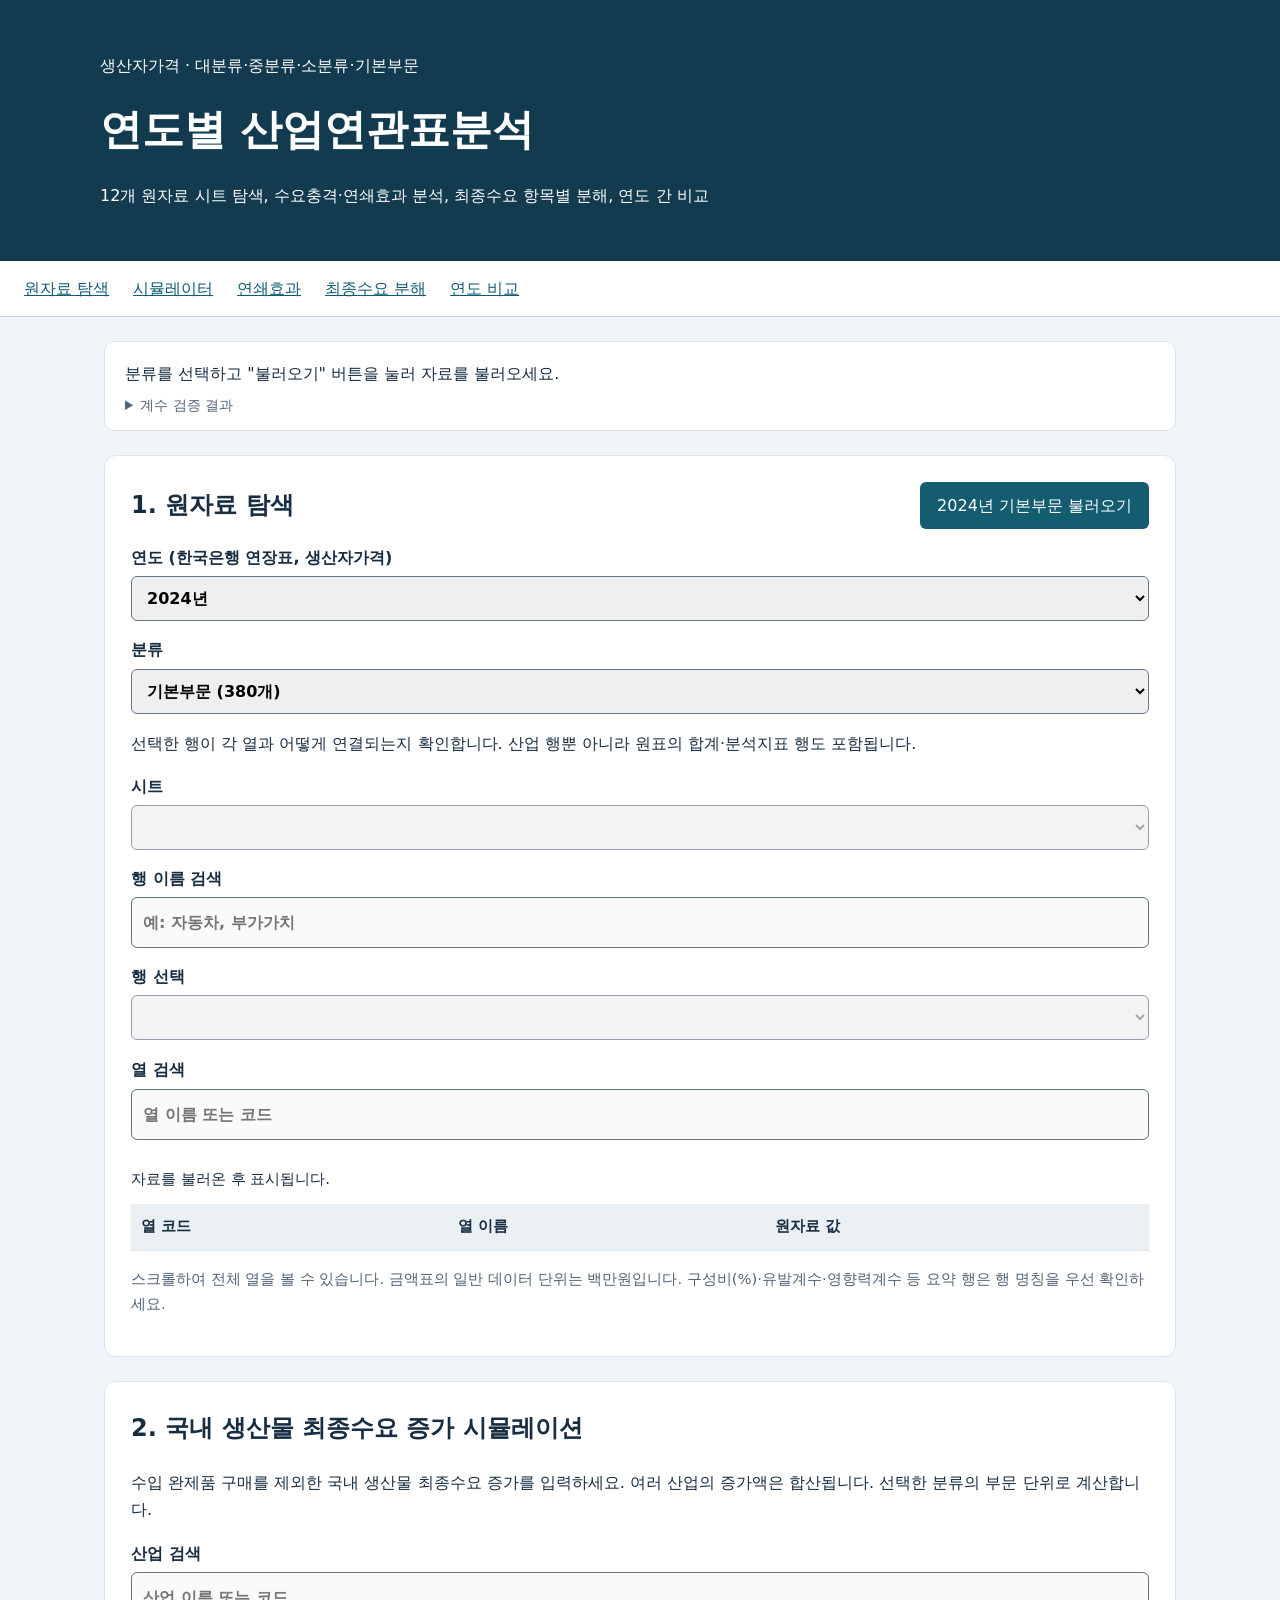
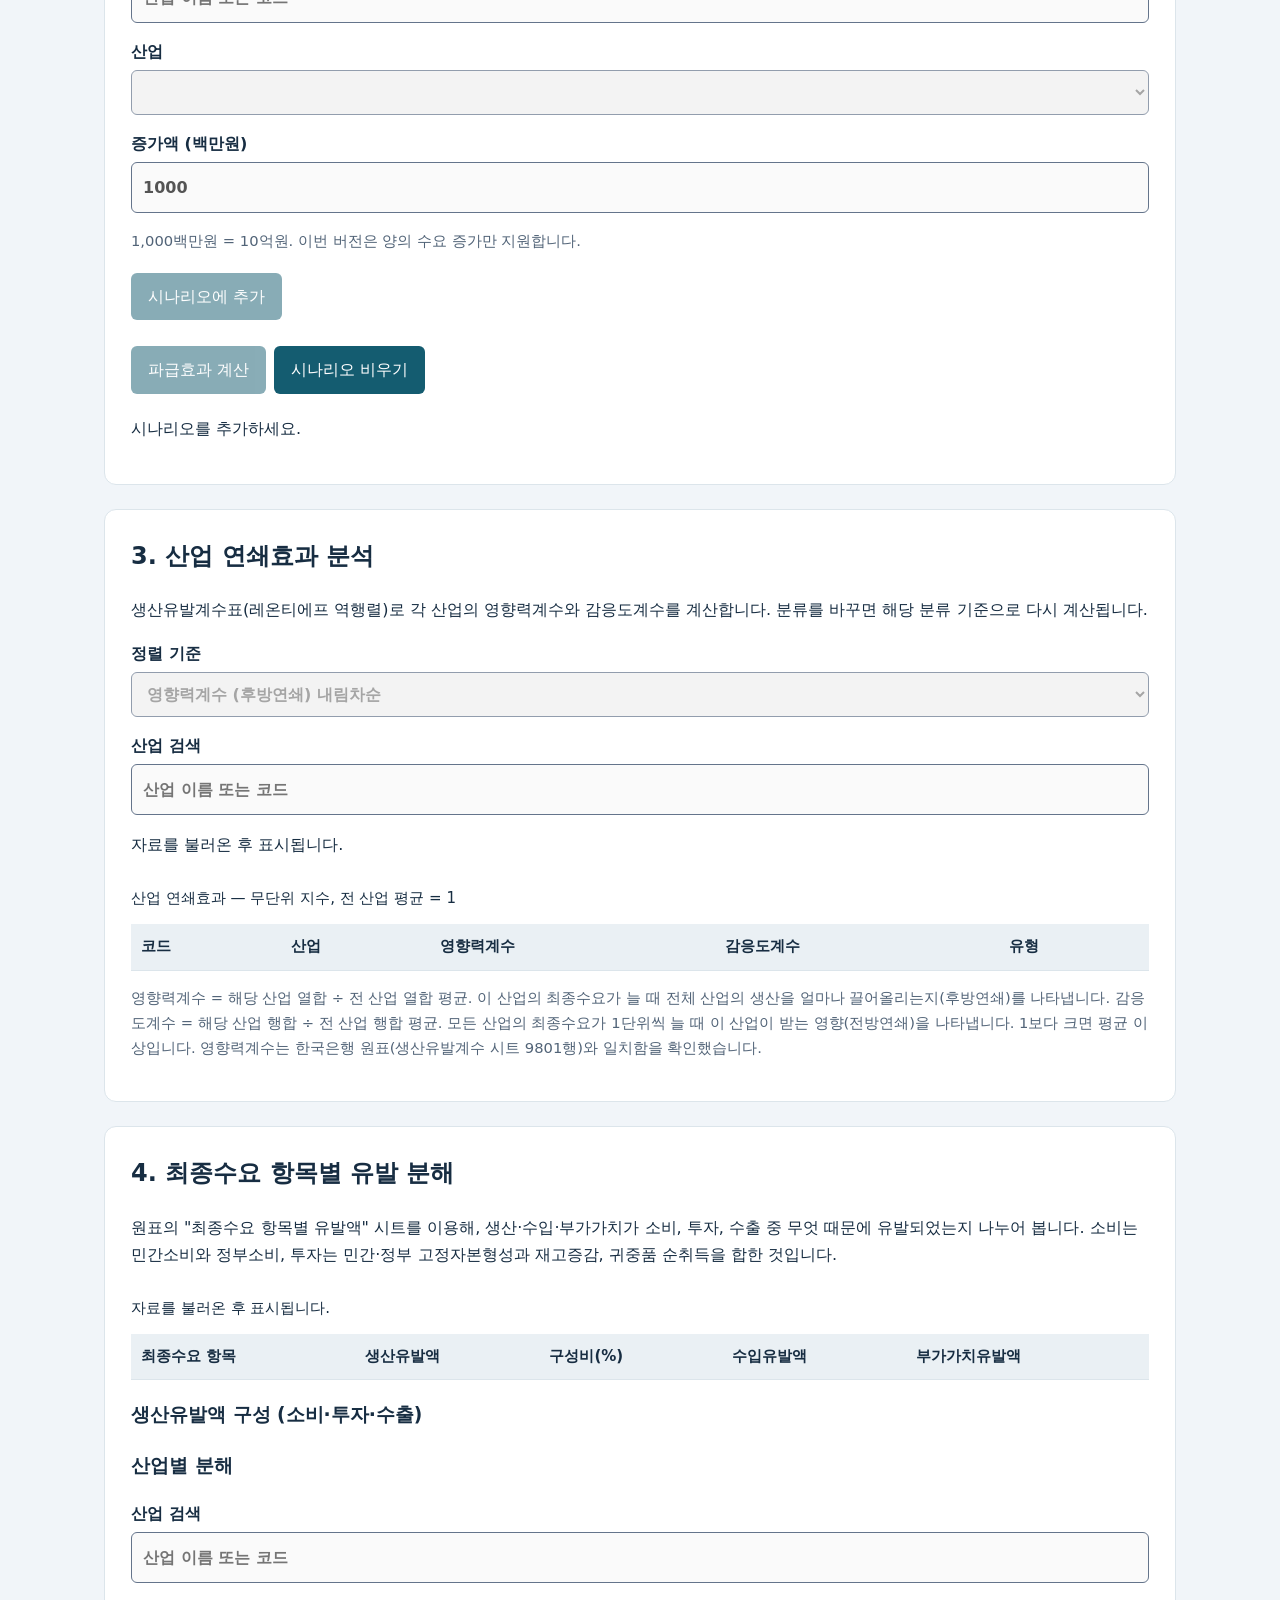
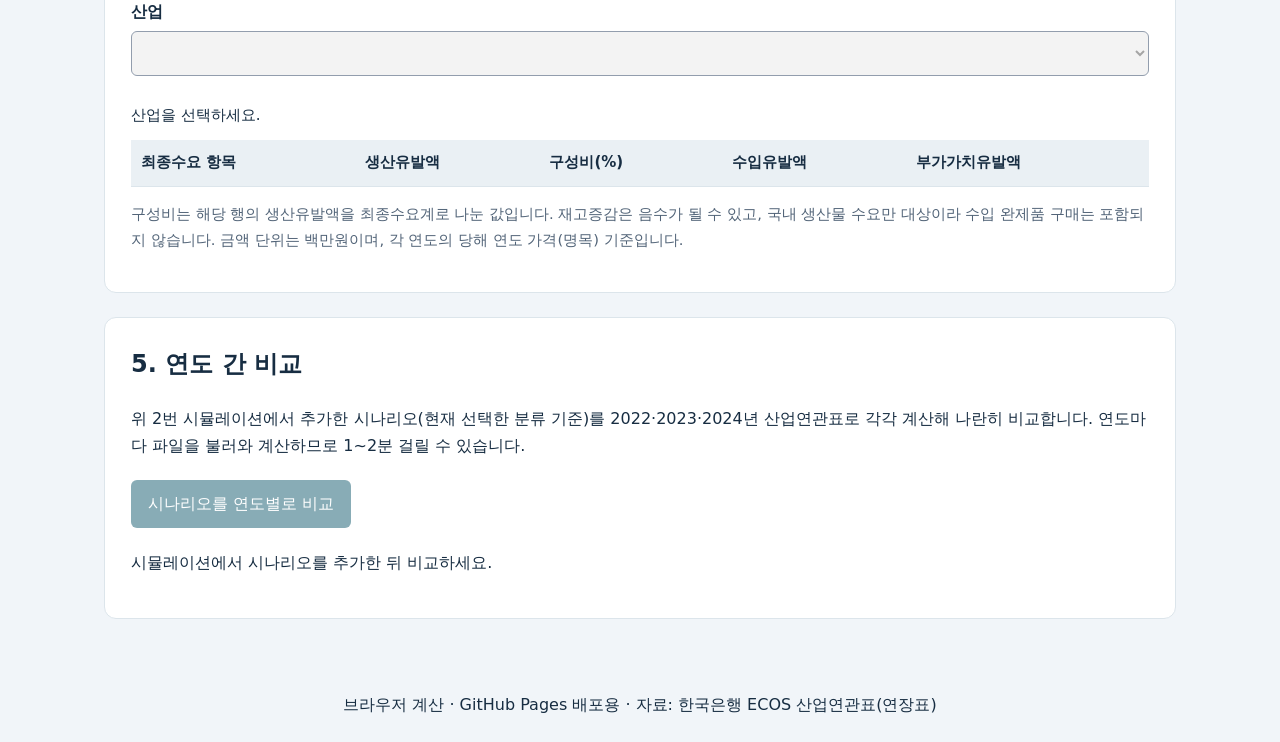
<file: index.html>
<!DOCTYPE html>

<html lang="ko"><head><meta charset="utf-8"/><meta content="width=device-width,initial-scale=1" name="viewport"/><title>연도별 산업연관표분석</title><link href="./style.css" rel="stylesheet"/><script defer="" src="./app.js"></script></head>
<body><header><p id="hdr-sub">생산자가격 · 대분류·중분류·소분류·기본부문</p><h1>연도별 산업연관표분석</h1><p id="hdr-desc">12개 원자료 시트 탐색, 수요충격·연쇄효과 분석, 최종수요 항목별 분해, 연도 간 비교</p></header>
<nav aria-label="주요 메뉴"><a href="#explorer">원자료 탐색</a><a href="#simulation">시뮬레이터</a><a href="#linkage">연쇄효과</a><a href="#demand">최종수요 분해</a><a href="#compare">연도 비교</a></nav><main>
<aside aria-label="분석 준비 상태" class="loading-status"><p id="status" role="status">분류를 선택하고 "불러오기" 버튼을 눌러 자료를 불러오세요.</p><details><summary>계수 검증 결과</summary><pre id="validation">아직 자료를 불러오지 않았습니다.</pre></details></aside>
<section id="explorer"><div class="section-heading"><h2>1. 원자료 탐색</h2><button id="load-btn" type="button">불러오기</button></div><label>연도 (한국은행 연장표, 생산자가격)<select id="year"></select></label><label>분류<select id="level"><option value="basic">기본부문 (380개)</option><option value="small">통합소분류 (165개)</option><option value="mid">통합중분류 (83개)</option><option value="large">통합대분류 (33개)</option></select></label><p>선택한 행이 각 열과 어떻게 연결되는지 확인합니다. 산업 행뿐 아니라 원표의 합계·분석지표 행도 포함됩니다.</p><label>시트<select disabled="" id="sheet"></select></label><label>행 이름 검색<input disabled="" id="row-search" placeholder="예: 자동차, 부가가치"/></label><label>행 선택<select disabled="" id="row"></select></label><p id="unit"></p><label>열 검색<input disabled="" id="col-search" placeholder="열 이름 또는 코드"/></label><div class="scroll"><table><caption id="explore-caption">자료를 불러온 후 표시됩니다.</caption><thead><tr><th>열 코드</th><th>열 이름</th><th>원자료 값</th></tr></thead><tbody id="cells"></tbody></table></div><p class="note">스크롤하여 전체 열을 볼 수 있습니다. 금액표의 일반 데이터 단위는 백만원입니다. 구성비(%)·유발계수·영향력계수 등 요약 행은 행 명칭을 우선 확인하세요.</p></section>
<section id="simulation"><h2>2. 국내 생산물 최종수요 증가 시뮬레이션</h2><p>수입 완제품 구매를 제외한 국내 생산물 최종수요 증가를 입력하세요. 여러 산업의 증가액은 합산됩니다. 선택한 분류의 부문 단위로 계산합니다.</p><label>산업 검색<input disabled="" id="sector-search" placeholder="산업 이름 또는 코드"/></label><form id="scenario"><label>산업<select disabled="" id="sector" required=""></select></label><label>증가액 (백만원)<input disabled="" id="amount" min="0.01" required="" step="any" type="number" value="1000"/></label><p class="note">1,000백만원 = 10억원. 이번 버전은 양의 수요 증가만 지원합니다.</p><button disabled="" id="add">시나리오에 추가</button></form><ul id="basket"></ul><button disabled="" id="run">파급효과 계산</button><button id="clear">시나리오 비우기</button><p id="sim-status" role="status">시나리오를 추가하세요.</p><div hidden="" id="results"><div class="cards" id="cards"></div><h3>생산유발액 상위 15개 산업</h3><div id="bars"></div><button id="download">CSV 다운로드</button><div class="scroll"><table><caption id="result-caption">산업별 유발액 — 백만원, 생산유발액 내림차순</caption><thead><tr><th>코드</th><th>산업</th><th>생산</th><th>수입</th><th>부가가치</th></tr></thead><tbody id="result-rows"></tbody></table></div></div></section>
<section id="linkage"><h2>3. 산업 연쇄효과 분석</h2><p>생산유발계수표(레온티에프 역행렬)로 각 산업의 영향력계수와 감응도계수를 계산합니다. 분류를 바꾸면 해당 분류 기준으로 다시 계산됩니다.</p><label>정렬 기준<select disabled="" id="link-sort"><option value="backward">영향력계수 (후방연쇄) 내림차순</option><option value="forward">감응도계수 (전방연쇄) 내림차순</option></select></label><label>산업 검색<input disabled="" id="link-search" placeholder="산업 이름 또는 코드"/></label><p id="link-summary">자료를 불러온 후 표시됩니다.</p><div class="scroll"><table><caption id="link-caption">산업 연쇄효과 — 무단위 지수, 전 산업 평균 = 1</caption><thead><tr><th>코드</th><th>산업</th><th>영향력계수</th><th>감응도계수</th><th>유형</th></tr></thead><tbody id="link-rows"></tbody></table></div><p class="note">영향력계수 = 해당 산업 열합 ÷ 전 산업 열합 평균. 이 산업의 최종수요가 늘 때 전체 산업의 생산을 얼마나 끌어올리는지(후방연쇄)를 나타냅니다. 감응도계수 = 해당 산업 행합 ÷ 전 산업 행합 평균. 모든 산업의 최종수요가 1단위씩 늘 때 이 산업이 받는 영향(전방연쇄)을 나타냅니다. 1보다 크면 평균 이상입니다. 영향력계수는 한국은행 원표(생산유발계수 시트 9801행)와 일치함을 확인했습니다.</p></section>
<section id="demand"><h2>4. 최종수요 항목별 유발 분해</h2><p>원표의 "최종수요 항목별 유발액" 시트를 이용해, 생산·수입·부가가치가 소비, 투자, 수출 중 무엇 때문에 유발되었는지 나누어 봅니다. 소비는 민간소비와 정부소비, 투자는 민간·정부 고정자본형성과 재고증감, 귀중품 순취득을 합한 것입니다.</p><div class="scroll"><table><caption id="dem-caption">자료를 불러온 후 표시됩니다.</caption><thead><tr><th>최종수요 항목</th><th>생산유발액</th><th>구성비(%)</th><th>수입유발액</th><th>부가가치유발액</th></tr></thead><tbody id="dem-rows"></tbody></table></div><h3>생산유발액 구성 (소비·투자·수출)</h3><div id="dem-bars"></div><h3>산업별 분해</h3><label>산업 검색<input disabled="" id="dem-sector-search" placeholder="산업 이름 또는 코드"/></label><label>산업<select disabled="" id="dem-sector"></select></label><div class="scroll"><table><caption id="dem-sector-caption">산업을 선택하세요.</caption><thead><tr><th>최종수요 항목</th><th>생산유발액</th><th>구성비(%)</th><th>수입유발액</th><th>부가가치유발액</th></tr></thead><tbody id="dem-sector-rows"></tbody></table></div><p class="note">구성비는 해당 행의 생산유발액을 최종수요계로 나눈 값입니다. 재고증감은 음수가 될 수 있고, 국내 생산물 수요만 대상이라 수입 완제품 구매는 포함되지 않습니다. 금액 단위는 백만원이며, 각 연도의 당해 연도 가격(명목) 기준입니다.</p></section>
<section id="compare"><h2>5. 연도 간 비교</h2><p>위 2번 시뮬레이션에서 추가한 시나리오(현재 선택한 분류 기준)를 2022·2023·2024년 산업연관표로 각각 계산해 나란히 비교합니다. 연도마다 파일을 불러와 계산하므로 1~2분 걸릴 수 있습니다.</p><button disabled="" id="compare-run">시나리오를 연도별로 비교</button><p id="compare-status" role="status">시뮬레이션에서 시나리오를 추가한 뒤 비교하세요.</p><div hidden="" id="compare-results"><div id="cmp-bars"></div><div class="scroll"><table><caption id="cmp-sum-caption">연도별 비교</caption><thead><tr><th>연도</th><th>수요 증가액</th><th>생산유발액</th><th>수입유발액</th><th>부가가치유발액</th><th>생산유발계수</th><th>수입유발계수</th><th>부가가치유발계수</th></tr></thead><tbody id="cmp-sum-rows"></tbody></table></div><div class="scroll"><table><caption id="cmp-ind-caption">산업별 비교</caption><thead id="cmp-ind-head"></thead><tbody id="cmp-ind-rows"></tbody></table></div><p class="note">수요 증가액은 모든 연도에 같은 금액(백만원)을 넣었고, 결과 차이는 연도별 산업구조(투입계수)의 차이에서 나옵니다. 연도별 가격 수준 차이는 반영하지 않았습니다(명목). 계수 = 유발액 ÷ 수요 증가액.</p></div></section>
</main><footer>브라우저 계산 · GitHub Pages 배포용 · 자료: 한국은행 ECOS 산업연관표(연장표)</footer></body></html>
</file>
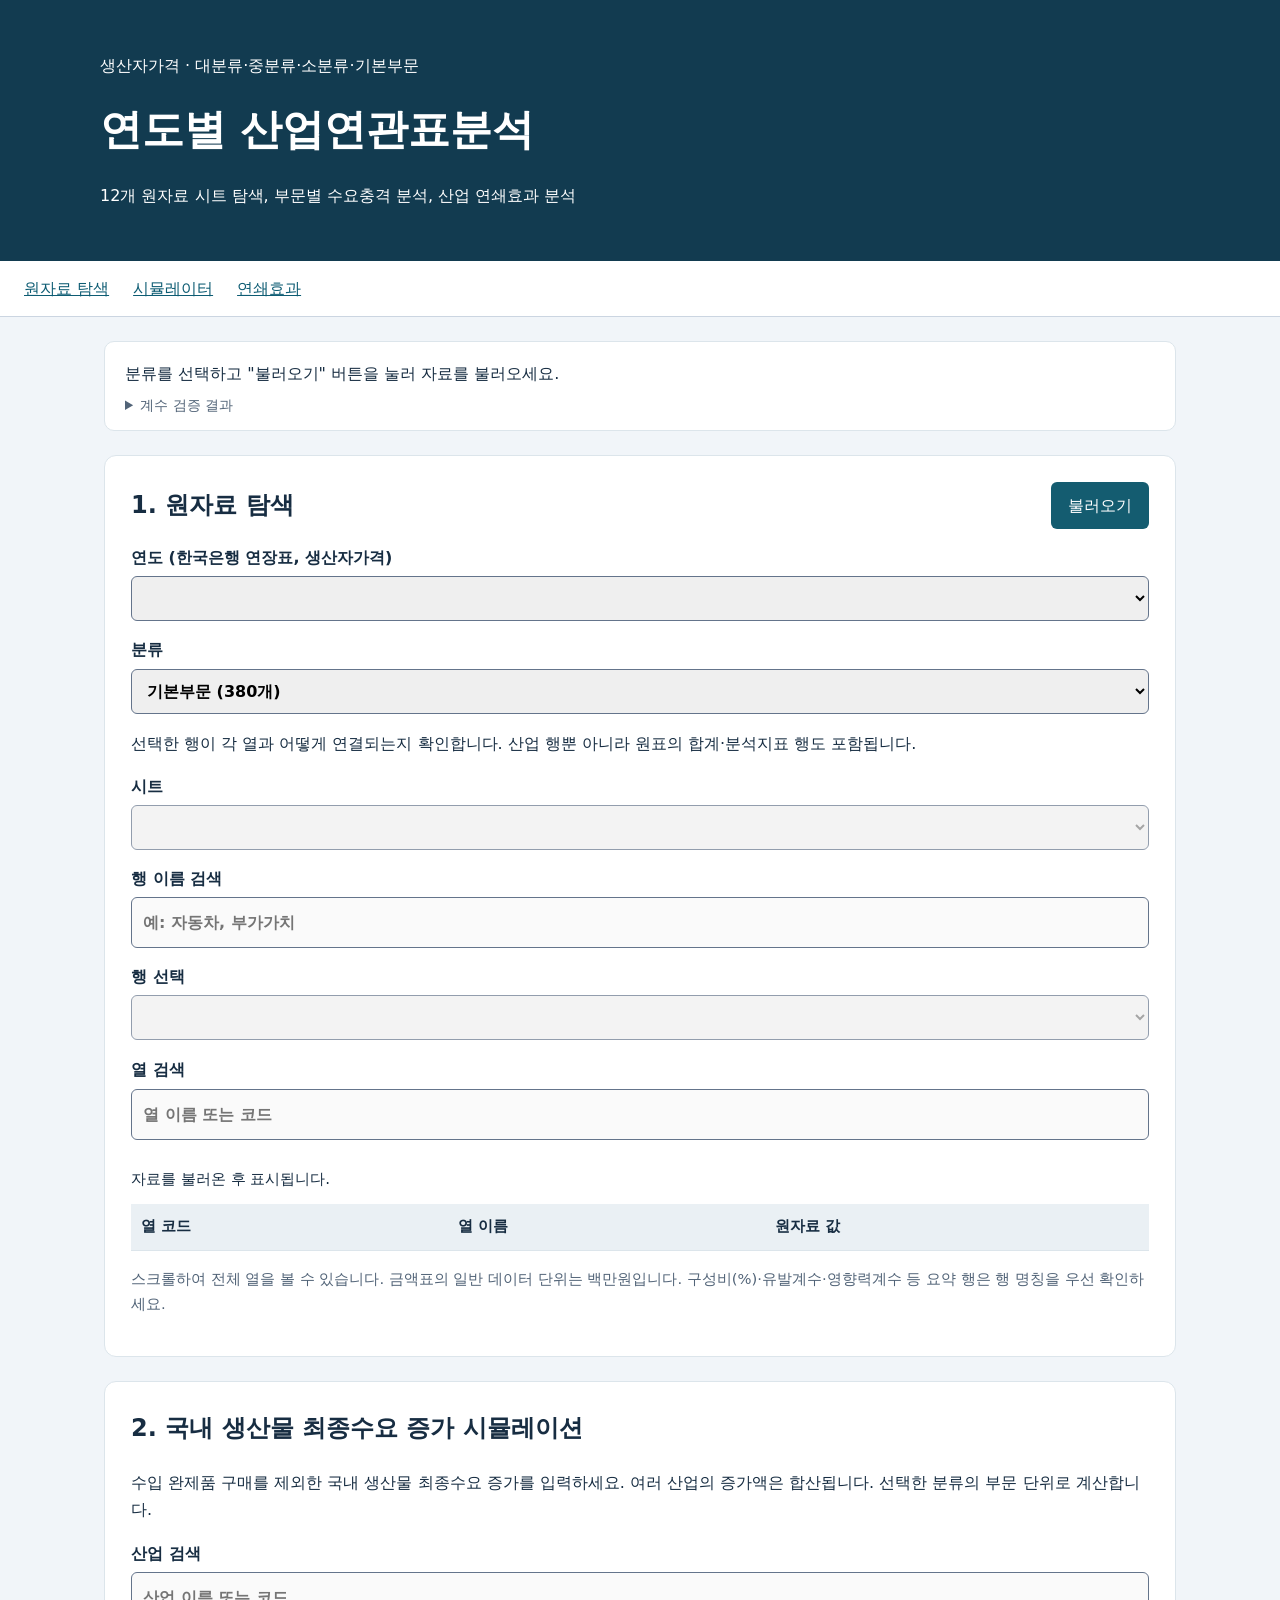
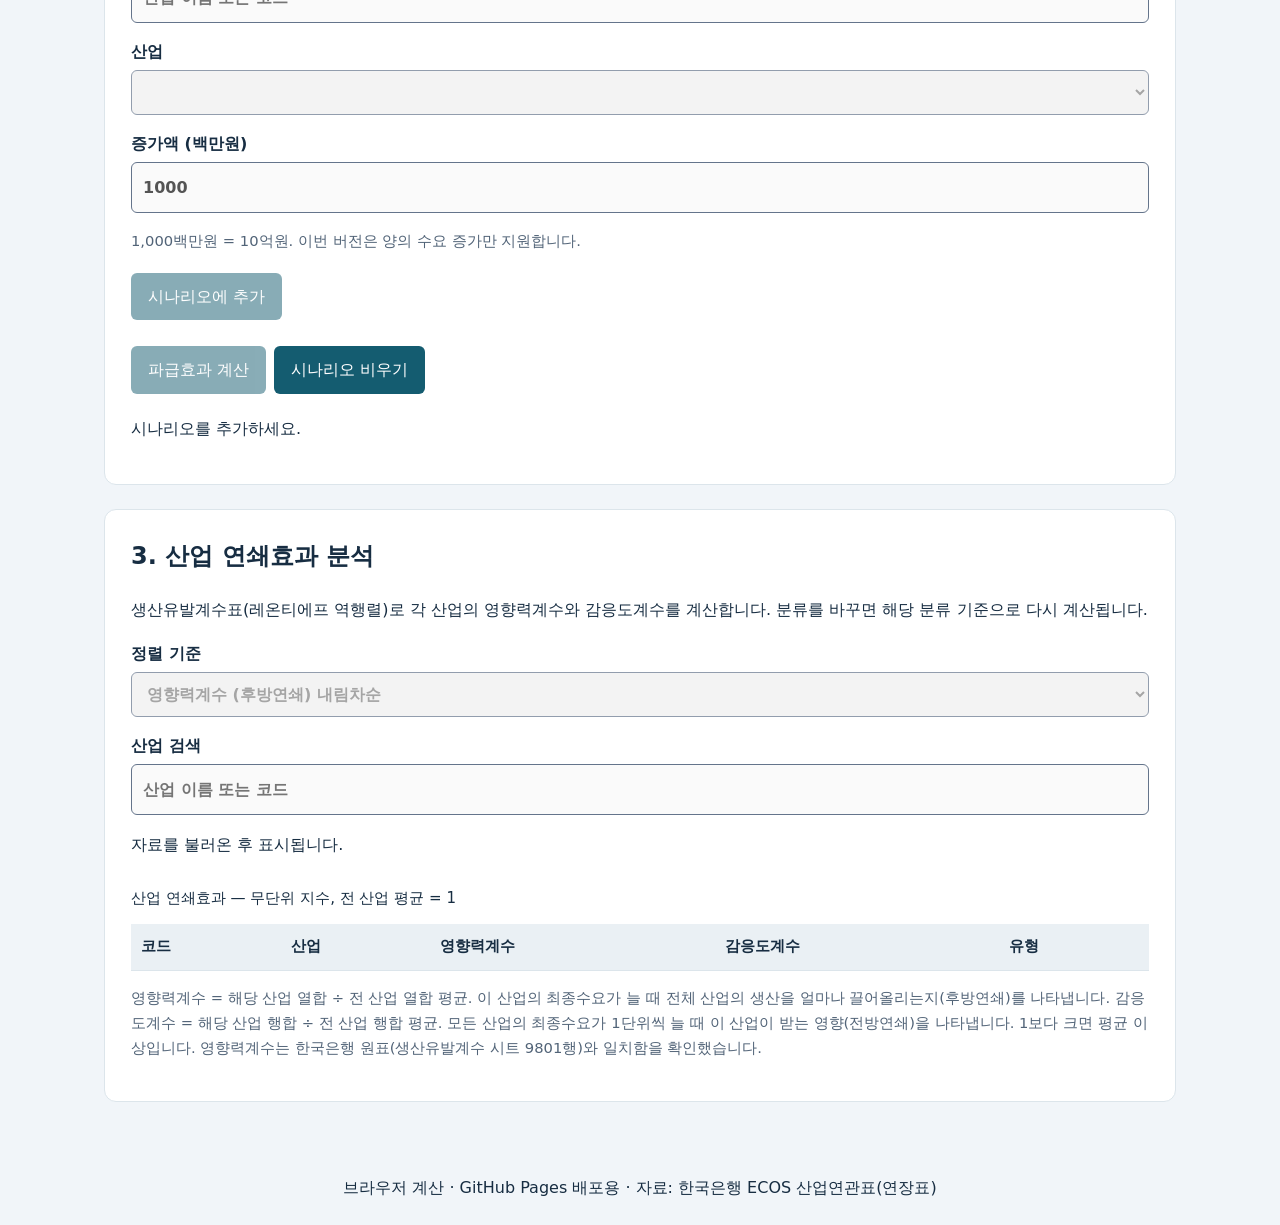
<file: index (1).html>
<!DOCTYPE html>

<html lang="ko"><head><meta charset="utf-8"/><meta content="width=device-width,initial-scale=1" name="viewport"/><title>연도별 산업연관표분석</title><link href="./style.css" rel="stylesheet"/><script defer="" src="./app.js"></script></head>
<body><header><p id="hdr-sub">생산자가격 · 대분류·중분류·소분류·기본부문</p><h1>연도별 산업연관표분석</h1><p id="hdr-desc">12개 원자료 시트 탐색, 부문별 수요충격 분석, 산업 연쇄효과 분석</p></header>
<nav aria-label="주요 메뉴"><a href="#explorer">원자료 탐색</a><a href="#simulation">시뮬레이터</a><a href="#linkage">연쇄효과</a></nav><main>
<aside aria-label="분석 준비 상태" class="loading-status"><p id="status" role="status">분류를 선택하고 "불러오기" 버튼을 눌러 자료를 불러오세요.</p><details><summary>계수 검증 결과</summary><pre id="validation">아직 자료를 불러오지 않았습니다.</pre></details></aside>
<section id="explorer"><div class="section-heading"><h2>1. 원자료 탐색</h2><button id="load-btn" type="button">불러오기</button></div><label>연도 (한국은행 연장표, 생산자가격)<select id="year"></select></label><label>분류<select id="level"><option value="basic">기본부문 (380개)</option><option value="small">통합소분류 (165개)</option><option value="mid">통합중분류 (83개)</option><option value="large">통합대분류 (33개)</option></select></label><p>선택한 행이 각 열과 어떻게 연결되는지 확인합니다. 산업 행뿐 아니라 원표의 합계·분석지표 행도 포함됩니다.</p><label>시트<select disabled="" id="sheet"></select></label><label>행 이름 검색<input disabled="" id="row-search" placeholder="예: 자동차, 부가가치"/></label><label>행 선택<select disabled="" id="row"></select></label><p id="unit"></p><label>열 검색<input disabled="" id="col-search" placeholder="열 이름 또는 코드"/></label><div class="scroll"><table><caption id="explore-caption">자료를 불러온 후 표시됩니다.</caption><thead><tr><th>열 코드</th><th>열 이름</th><th>원자료 값</th></tr></thead><tbody id="cells"></tbody></table></div><p class="note">스크롤하여 전체 열을 볼 수 있습니다. 금액표의 일반 데이터 단위는 백만원입니다. 구성비(%)·유발계수·영향력계수 등 요약 행은 행 명칭을 우선 확인하세요.</p></section>
<section id="simulation"><h2>2. 국내 생산물 최종수요 증가 시뮬레이션</h2><p>수입 완제품 구매를 제외한 국내 생산물 최종수요 증가를 입력하세요. 여러 산업의 증가액은 합산됩니다. 선택한 분류의 부문 단위로 계산합니다.</p><label>산업 검색<input disabled="" id="sector-search" placeholder="산업 이름 또는 코드"/></label><form id="scenario"><label>산업<select disabled="" id="sector" required=""></select></label><label>증가액 (백만원)<input disabled="" id="amount" min="0.01" required="" step="any" type="number" value="1000"/></label><p class="note">1,000백만원 = 10억원. 이번 버전은 양의 수요 증가만 지원합니다.</p><button disabled="" id="add">시나리오에 추가</button></form><ul id="basket"></ul><button disabled="" id="run">파급효과 계산</button><button id="clear">시나리오 비우기</button><p id="sim-status" role="status">시나리오를 추가하세요.</p><div hidden="" id="results"><div class="cards" id="cards"></div><h3>생산유발액 상위 15개 산업</h3><div id="bars"></div><button id="download">CSV 다운로드</button><div class="scroll"><table><caption id="result-caption">산업별 유발액 — 백만원, 생산유발액 내림차순</caption><thead><tr><th>코드</th><th>산업</th><th>생산</th><th>수입</th><th>부가가치</th></tr></thead><tbody id="result-rows"></tbody></table></div></div></section>
<section id="linkage"><h2>3. 산업 연쇄효과 분석</h2><p>생산유발계수표(레온티에프 역행렬)로 각 산업의 영향력계수와 감응도계수를 계산합니다. 분류를 바꾸면 해당 분류 기준으로 다시 계산됩니다.</p><label>정렬 기준<select disabled="" id="link-sort"><option value="backward">영향력계수 (후방연쇄) 내림차순</option><option value="forward">감응도계수 (전방연쇄) 내림차순</option></select></label><label>산업 검색<input disabled="" id="link-search" placeholder="산업 이름 또는 코드"/></label><p id="link-summary">자료를 불러온 후 표시됩니다.</p><div class="scroll"><table><caption id="link-caption">산업 연쇄효과 — 무단위 지수, 전 산업 평균 = 1</caption><thead><tr><th>코드</th><th>산업</th><th>영향력계수</th><th>감응도계수</th><th>유형</th></tr></thead><tbody id="link-rows"></tbody></table></div><p class="note">영향력계수 = 해당 산업 열합 ÷ 전 산업 열합 평균. 이 산업의 최종수요가 늘 때 전체 산업의 생산을 얼마나 끌어올리는지(후방연쇄)를 나타냅니다. 감응도계수 = 해당 산업 행합 ÷ 전 산업 행합 평균. 모든 산업의 최종수요가 1단위씩 늘 때 이 산업이 받는 영향(전방연쇄)을 나타냅니다. 1보다 크면 평균 이상입니다. 영향력계수는 한국은행 원표(생산유발계수 시트 9801행)와 일치함을 확인했습니다.</p></section>
</main><footer>브라우저 계산 · GitHub Pages 배포용 · 자료: 한국은행 ECOS 산업연관표(연장표)</footer></body></html>
</file>
<file: style.css>
*{box-sizing:border-box}html{scroll-behavior:smooth}body{margin:0;font-family:system-ui,sans-serif;background:#f1f5f9;color:#172d42;line-height:1.7}header{background:#123b50;color:white;padding:36px max(24px,calc((100vw - 1080px)/2))}header h1{font-size:clamp(1.7rem,4vw,2.6rem);margin:6px 0}nav{display:flex;gap:24px;flex-wrap:wrap;padding:14px 24px;background:#fff;border-bottom:1px solid #cbd5e1}a{color:#0d5c73}main{max-width:1120px;margin:auto;padding:24px}section{background:white;border:1px solid #dce5eb;border-radius:12px;margin-bottom:24px;padding:26px;scroll-margin-top:20px}h2{margin-top:0}label{display:block;margin:15px 0;font-weight:600}input,select{display:block;width:100%;padding:11px;border:1px solid #64748b;border-radius:6px;font:inherit;margin-top:5px}button{font:inherit;cursor:pointer;padding:10px 17px;background:#145c70;color:white;border:0;border-radius:6px;margin:5px 8px 5px 0}button:disabled{opacity:.5;cursor:wait}:focus-visible{outline:3px solid #b65c00;outline-offset:3px}.note{color:#526478;font-size:.92rem}#status{background:#eaf5f5;padding:14px;border-radius:8px}.scroll{overflow:auto;max-height:460px}table{width:100%;border-collapse:collapse;font-size:.94rem}th,td{padding:10px;border-bottom:1px solid #dce5eb;text-align:left}thead{position:sticky;top:0;background:#eaf0f4}td:last-child{font-variant-numeric:tabular-nums}caption{text-align:left;padding:12px 0}.cards{display:grid;grid-template-columns:repeat(auto-fit,minmax(180px,1fr));gap:12px}.card{padding:16px;background:#edf6f7;border-radius:8px}.card strong{display:block;font-size:1.5rem}.bar{margin:12px 0}.track{background:#edf2f7;border-radius:4px;height:12px}.fill{height:12px;background:#168179;border-radius:4px}pre{white-space:pre-wrap;overflow-wrap:anywhere;background:#f1f5f9;padding:15px}footer{text-align:center;padding:24px}#basket button{font-size:.85rem} @media(max-width:600px){main{padding:12px}section{padding:18px}nav{gap:14px}}
.loading-status{background:#fff;border:1px solid #dce5eb;border-radius:10px;padding:12px 20px;margin-bottom:24px}.loading-status #status{margin:0;background:transparent;padding:6px 0}.loading-status details{font-size:.9rem;color:#526478}

.section-heading{display:flex;align-items:center;justify-content:space-between;gap:16px;flex-wrap:wrap;margin-bottom:14px}.section-heading h2{margin:0}.section-heading button{margin:0;white-space:nowrap}
</file>
